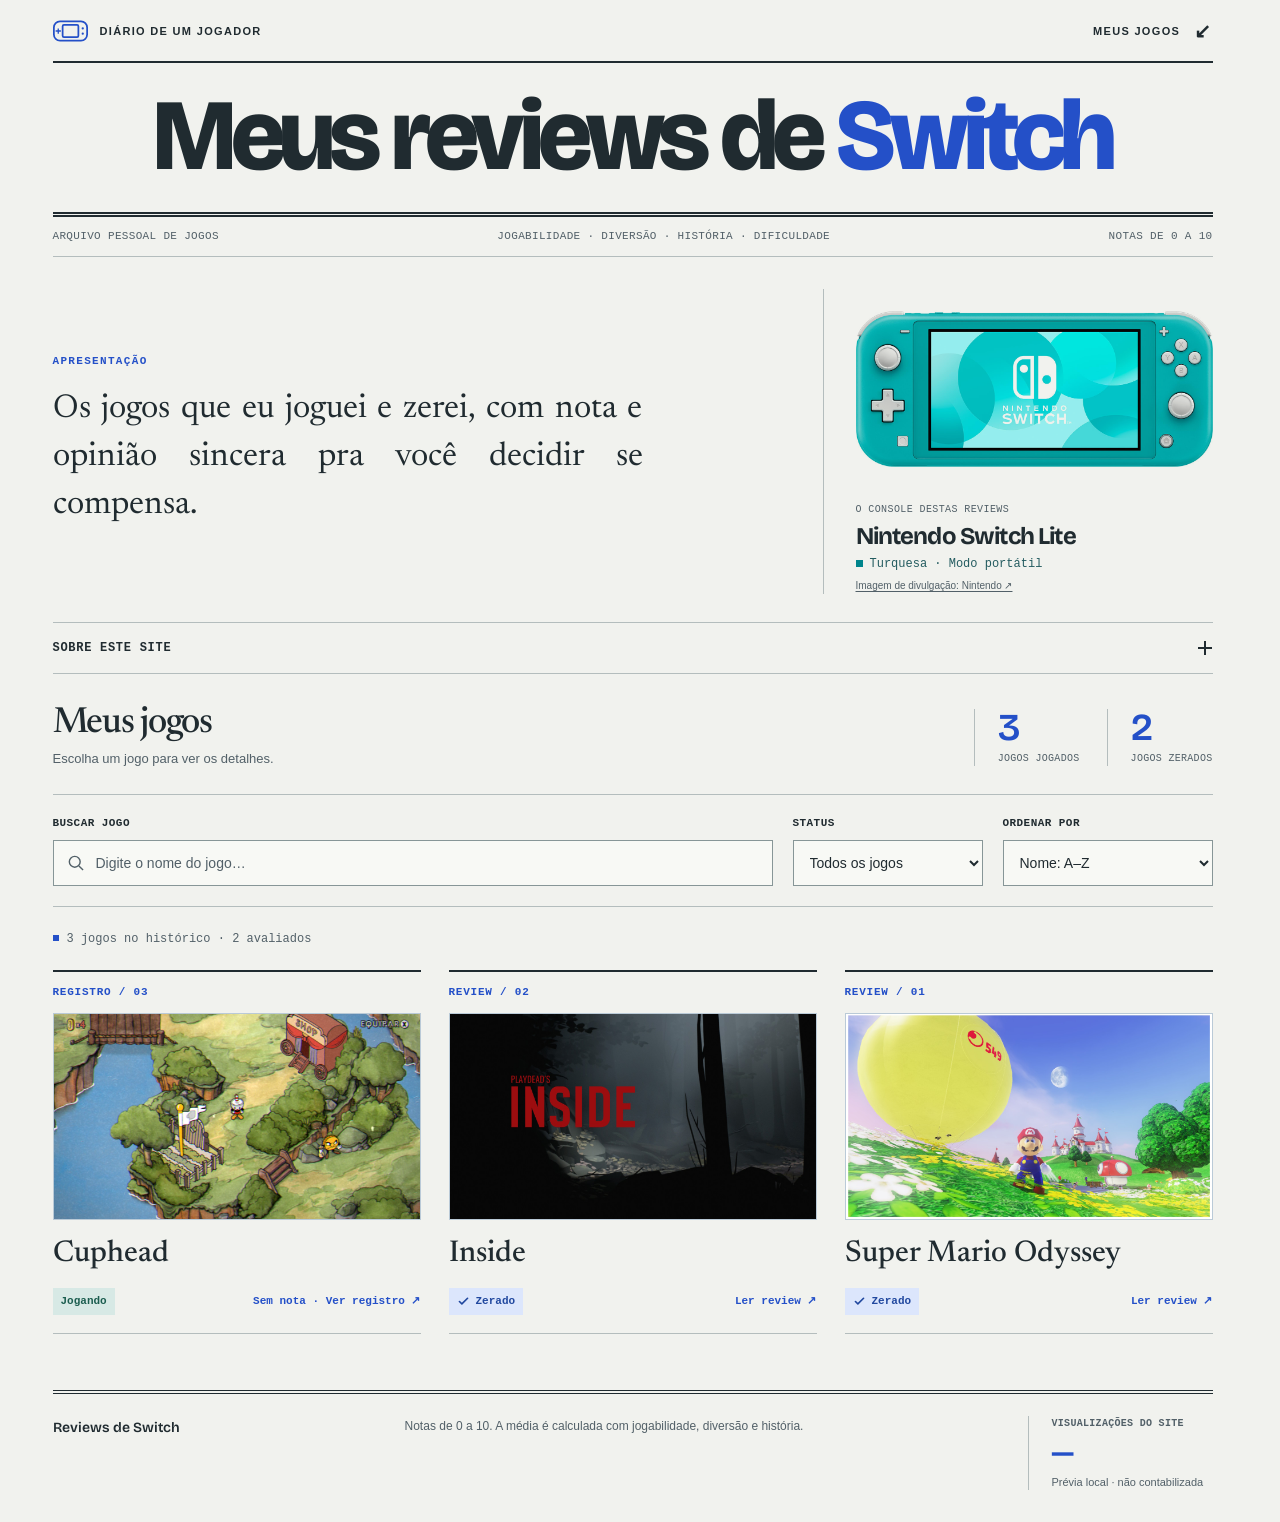
<file: index.html>
<!DOCTYPE html>
<html lang="pt-BR">
  <head>
    <meta charset="utf-8">
    <meta name="viewport" content="width=device-width, initial-scale=1">
    <meta name="theme-color" content="#f1f2ee">
    <meta name="description" content="Meu histórico de jogos de Nintendo Switch: reviews pessoais, notas e desempenho no Switch Lite em modo portátil.">
    <title>Reviews de Switch</title>
    <link rel="preconnect" href="https://fonts.googleapis.com">
    <link rel="preconnect" href="https://fonts.gstatic.com" crossorigin>
    <link href="https://fonts.googleapis.com/css2?family=Bricolage+Grotesque:opsz,wght@12..96,400;12..96,500;12..96,600;12..96,700;12..96,800&family=Newsreader:opsz,wght@6..72,400;6..72,500&display=swap" rel="stylesheet">
    <link rel="stylesheet" href="./style.css">
    <script src="./app.js" defer></script>
  </head>
  <body>
    <a class="skip-link" href="#historico">Pular para as reviews</a>
    <div class="page-shell">
      <header class="site-header">
        <div class="masthead" aria-label="Diário pessoal de jogos">
          <span class="masthead-brand">
            <svg class="console-icon" viewBox="0 0 40 24" fill="none" aria-hidden="true">
              <rect x="1" y="1" width="38" height="22" rx="7" stroke="currentColor" stroke-width="2"/>
              <rect x="11" y="5" width="18" height="14" rx="1.5" stroke="currentColor" stroke-width="2"/>
              <path d="M6 9v6m-3-3h6" stroke="currentColor" stroke-width="1.5"/>
              <circle cx="34" cy="9" r="1.3" fill="currentColor"/>
              <circle cx="34" cy="15" r="1.3" fill="currentColor"/>
            </svg>
            Diário de um jogador
          </span>
          <a class="masthead-link" href="#historico">Meus jogos <span aria-hidden="true">↙</span></a>
        </div>
        <div class="newspaper-title">
          <h1>Meus reviews de <span>Switch</span></h1>
        </div>
        <div class="edition-strip" aria-label="Sobre as avaliações">
          <span>Arquivo pessoal de jogos</span>
          <span>Jogabilidade · Diversão · História · Dificuldade</span>
          <span>Notas de 0 a 10</span>
        </div>
        <div class="introduction">
          <div class="intro-grid">
            <div class="intro-copy">
              <p class="editorial-kicker">Apresentação</p>
              <p class="subtitle">Os jogos que eu joguei e zerei, com nota e opinião sincera pra você decidir se compensa.</p>
            </div>
            <figure class="my-console">
              <div class="console-photo-frame">
                <img id="console-photo" src="./img/switch-lite-turquesa.jpg" width="1200" height="675" alt="Nintendo Switch Lite turquesa visto de frente" decoding="async" aria-hidden="true">
                <span id="console-photo-fallback" role="img" aria-label="Foto do Nintendo Switch Lite turquesa indisponível">Nintendo Switch Lite · Turquesa</span>
              </div>
              <figcaption class="console-caption">
                <span class="console-label">O console destas reviews</span>
                <strong>Nintendo Switch Lite</strong>
                <span class="console-mode">Turquesa · Modo portátil</span>
                <a class="photo-credit" href="https://www.nintendo.com/pt-br/store/products/nintendo-switch-lite-turquoise/" target="_blank" rel="noopener noreferrer">Imagem de divulgação: Nintendo ↗</a>
              </figcaption>
            </figure>
          </div>
          <details class="about-disclosure">
            <summary>Sobre este site <span class="about-toggle" aria-hidden="true"></span></summary>
            <div class="about">
            <p>Este é um site pessoal, feito por alguém que gosta de programação e de jogar jogos de diferentes gêneros. Recentemente adquiri um Switch Lite desbloqueado e quis aproveitar para conhecer vários jogos nele. Aqui reúno minhas análises e notas dos que joguei ou zerei, para ajudar quem está em dúvida se um título vale a pena. Escolhi o Lite por ser pequeno, portátil e atender ao que preciso, sem os recursos extras das outras versões. Como tenho um PS5 conectado à TV para jogar em tela grande, o dock também não faz falta.</p>
            <p>Se algum jogo não estiver listado, é possível que eu o tenha jogado no PlayStation, que também uso. Obrigado pela compreensão.</p>
            </div>
          </details>
        </div>
      </header>

      <main id="historico" tabindex="-1">
        <div class="section-heading">
          <div>
            <h2>Meus jogos</h2>
            <p class="collection-hint">Escolha um jogo para ver os detalhes.</p>
          </div>
          <dl class="game-totals" aria-label="Totais do histórico">
            <div><dt id="played-label">Jogos jogados</dt><dd id="played-total">—</dd></div>
            <div><dt id="completed-label">Jogos zerados</dt><dd id="completed-total">—</dd></div>
          </dl>
        </div>
        <form id="game-search" class="game-search" role="search" aria-label="Pesquisar no histórico">
          <fieldset id="search-controls" disabled>
            <legend class="sr-only">Busca, filtros e ordenação dos jogos</legend>
            <div class="search-field">
              <label for="search-title">Buscar jogo</label>
              <div class="search-input-wrap">
                <svg viewBox="0 0 24 24" fill="none" aria-hidden="true"><circle cx="10.5" cy="10.5" r="6.5" stroke="currentColor" stroke-width="1.7"/><path d="m15.5 15.5 5 5" stroke="currentColor" stroke-width="1.7"/></svg>
                <input id="search-title" type="search" placeholder="Digite o nome do jogo…" autocomplete="off" aria-controls="games">
              </div>
            </div>
            <div class="filter-field">
              <label for="status-filter">Status</label>
              <select id="status-filter" aria-controls="games">
                <option value="todos">Todos os jogos</option>
                <option value="zerado">Zerados</option>
                <option value="jogando">Jogando</option>
                <option value="abandonado">Abandonados</option>
              </select>
            </div>
            <div class="filter-field">
              <label for="sort-games">Ordenar por</label>
              <select id="sort-games" aria-controls="games">
                <option value="titulo-az">Nome: A–Z</option>
                <option value="titulo-za">Nome: Z–A</option>
                <option value="nota">Maior nota</option>
                <option value="horas">Mais horas jogadas</option>
              </select>
            </div>
          </fieldset>
        </form>
        <div class="results-toolbar">
          <p id="game-count" class="game-count" role="status" aria-live="polite" aria-atomic="true">Carregando histórico…</p>
          <button id="clear-filters" class="clear-filters" type="button" hidden>Limpar filtros <span aria-hidden="true">×</span></button>
        </div>
        <div id="load-message" class="notice" hidden></div>
        <div id="no-results" class="no-results" hidden>
          <h3>Nenhum jogo encontrado.</h3>
          <p>Tente outro nome ou altere o filtro de status.</p>
        </div>
        <div id="games" class="games-grid" aria-busy="true"></div>
        <noscript>
          <p class="notice">Ative o JavaScript no seu navegador para ver as reviews e as notas dos jogos.</p>
        </noscript>
      </main>

      <footer class="site-footer">
        <span class="footer-signature">Reviews de Switch</span>
        <p>Notas de 0 a 10. A média é calculada com jogabilidade, diversão e história.</p>
        <div class="site-views" role="status" aria-live="polite" aria-atomic="true">
          <span class="site-views-label">Visualizações do site</span>
          <strong id="site-views-count">—</strong>
          <span id="site-views-note">Ainda não ativado</span>
        </div>
      </footer>
    </div>
    <dialog id="review-dialog" class="review-dialog" aria-labelledby="review-title">
      <div class="dialog-toolbar">
        <button id="close-review" class="back-button" type="button"><span aria-hidden="true">←</span> Voltar aos jogos</button>
        <span class="dialog-platform">Nintendo Switch Lite</span>
      </div>
      <div id="review-content" class="dialog-content"></div>
    </dialog>
  </body>
</html>
</file>
<file: style.css>
:root {
  color-scheme: light;
  --background: #f1f2ee;
  --paper: #f8f9f5;
  --ink: #202b30;
  --muted: #526068;
  --blue: #2450c8;
  --line: #b4bdbd;
  --display: "Bricolage Grotesque", "Trebuchet MS", sans-serif;
  --reading: "Newsreader", Georgia, serif;
  --label: "Courier New", Courier, monospace;
}

* { box-sizing: border-box; }
html { scrollbar-gutter: stable; }
body {
  margin: 0;
  color: var(--ink);
  background: var(--background);
  font-family: Arial, Helvetica, sans-serif;
  -webkit-font-smoothing: antialiased;
}
button { font: inherit; }
img, svg { display: block; max-width: 100%; }
[hidden] { display: none !important; }
::selection { background: #cfddff; color: #182b3c; }
:focus-visible { outline: 3px solid var(--blue); outline-offset: 5px; }
.page-shell { width: min(1160px, calc(100% - 80px)); margin-inline: auto; }
.sr-only {
  position: absolute;
  width: 1px;
  height: 1px;
  padding: 0;
  margin: -1px;
  overflow: hidden;
  clip-path: inset(50%);
  white-space: nowrap;
  border: 0;
}
.skip-link {
  position: fixed;
  z-index: 10;
  top: 12px;
  left: 12px;
  padding: 12px 18px;
  color: white;
  background: var(--blue);
  transform: translateY(-160%);
}
.skip-link:focus { transform: translateY(0); }
.masthead {
  min-height: 61px;
  display: flex;
  align-items: center;
  justify-content: space-between;
  gap: 20px;
  border-bottom: 0;
  font-size: 11px;
  font-weight: 700;
  letter-spacing: .12em;
  text-transform: uppercase;
}
.masthead-brand { display: inline-flex; align-items: center; gap: 12px; }
.console-icon { width: 35px; height: 24px; color: var(--blue); }
.masthead-link { display: inline-flex; align-items: center; gap: 14px; min-height: 44px; color: var(--ink); text-decoration: none; }
.masthead-link:hover { color: var(--blue); }
.masthead-link span { font-size: 20px; }
.newspaper-title { padding: 22px 0 26px; border-top: 2px solid var(--ink); border-bottom: 5px double var(--ink); text-align: center; }
.edition-strip { display: flex; justify-content: space-between; gap: 16px; padding: 11px 0; border-bottom: 1px solid var(--line); color: var(--muted); font: 11px/1.5 var(--label); text-transform: uppercase; letter-spacing: .03em; }
.introduction { padding: 32px 0 0; }
.intro-grid { display: grid; grid-template-columns: minmax(0, 1fr) 390px; gap: 56px; align-items: center; }
.editorial-kicker { color: var(--blue); font: 700 11px/1.5 var(--label); letter-spacing: .12em; text-transform: uppercase; }
.my-console { padding: 0 0 0 32px; border-left: 1px solid var(--line); }
.console-photo-frame { position: relative; width: 100%; aspect-ratio: 16 / 9; }
#console-photo { width: 100%; height: 100%; object-fit: contain; mix-blend-mode: multiply; opacity: 0; }
#console-photo.is-loaded { opacity: 1; }
#console-photo-fallback { position: absolute; inset: 0; display: flex; align-items: center; justify-content: center; padding: 20px; color: var(--muted); border: 1px solid var(--line); font-family: var(--display); text-align: center; }
.console-caption { display: flex; flex-direction: column; gap: 5px; margin-top: 13px; }
.console-label { color: var(--muted); font: 10px/1.5 var(--label); letter-spacing: .04em; text-transform: uppercase; }
.console-caption strong { font-family: var(--display); font-size: 24px; font-weight: 700; letter-spacing: -.035em; }
.console-mode { color: #245c60; font: 12px/1.5 var(--label); }
.console-mode::before { content: ""; display: inline-block; width: 7px; height: 7px; margin-right: 7px; background: #00858c; }
.photo-credit { align-self: flex-start; color: var(--muted); font-size: 10px; line-height: 1.6; text-decoration-thickness: 1px; text-underline-offset: 2px; }
.photo-credit:hover { color: var(--blue); }
h1, h2, h3, h4, p, figure { margin: 0; }
h1, h2, h3, h4 { font-family: var(--display); }
h1 { font-size: clamp(48px, 7.9vw, 101px); line-height: 1; font-weight: 800; letter-spacing: -.055em; }
h1 > span:not(.sr-only) { color: var(--blue); }
.subtitle { max-width: 590px; margin-top: 16px; font-family: var(--reading); font-size: clamp(25px, 2.6vw, 33px); line-height: 1.45; }
.subtitle, .about p, .review-text p, .performance-note { text-align: justify; text-align-last: left; text-justify: inter-word; -webkit-hyphens: auto; hyphens: auto; hyphenate-limit-chars: 7 3 3; }
.about-disclosure { margin: 28px 0 0; border-top: 1px solid var(--line); border-bottom: 1px solid var(--line); }
.about-disclosure summary { display: flex; align-items: center; justify-content: space-between; gap: 20px; padding: 16px 0; list-style: none; font: 700 12px/1.5 var(--label); letter-spacing: .06em; text-transform: uppercase; cursor: pointer; }
.about-disclosure summary::-webkit-details-marker { display: none; }
.about-disclosure summary:hover { color: var(--blue); }
.about-toggle { position: relative; width: 16px; height: 16px; }
.about-toggle::before, .about-toggle::after { position: absolute; top: 7px; left: 1px; content: ""; width: 14px; height: 2px; background: currentColor; }
.about-toggle::after { transform: rotate(90deg); }
.about-disclosure[open] .about-toggle::after { display: none; }
.about { padding: 8px 0 26px; color: var(--ink); font-family: var(--reading); font-size: 20px; line-height: 1.65; column-count: 2; column-gap: 40px; column-rule: 1px solid var(--line); }
.about p + p { margin-top: 1em; }
main:focus { outline: none; }
.section-heading { display: flex; justify-content: space-between; align-items: center; gap: 20px; padding: 32px 0 25px; }
.section-heading h2 { font-family: var(--reading); font-size: 36px; font-weight: 500; letter-spacing: -.035em; }
.collection-hint { color: var(--muted); font-size: 13px; line-height: 1.5; margin-top: 7px; }
.game-totals { display: flex; gap: 27px; margin: 0; }
.game-totals > div { display: flex; flex-direction: column; gap: 4px; padding-left: 23px; border-left: 1px solid var(--line); }
.game-totals dt { color: var(--muted); font: 10px/1.5 var(--label); text-transform: uppercase; letter-spacing: .03em; }
.game-totals dd { order: -1; margin: 0; color: var(--blue); font: 600 38px/1 var(--display); letter-spacing: -.05em; }
.game-search { padding: 20px 0; border-top: 1px solid var(--line); border-bottom: 1px solid var(--line); }
.game-search fieldset { display: grid; grid-template-columns: minmax(0, 1fr) 190px 210px; gap: 20px; margin: 0; padding: 0; border: 0; min-width: 0; }
.game-search label { display: block; margin-bottom: 9px; font: 700 11px/1.5 var(--label); letter-spacing: .04em; text-transform: uppercase; }
.search-field, .filter-field { min-width: 0; }
.game-search input, .game-search select { display: block; width: 100%; min-width: 0; height: 46px; margin: 0; padding: 10px 12px; border: 1px solid #879697; border-radius: 0; background: var(--paper); color: var(--ink); font: 14px/1.4 Arial, sans-serif; }
.game-search input::placeholder { color: var(--muted); opacity: 1; }
.game-search select { padding-right: 8px; cursor: pointer; }
.game-search fieldset:disabled { opacity: .6; }
.search-input-wrap { position: relative; }
.search-input-wrap svg { position: absolute; top: 13px; left: 13px; width: 20px; height: 20px; color: var(--muted); pointer-events: none; }
.search-input-wrap input { padding-left: 42px; }
.results-toolbar { display: flex; justify-content: space-between; align-items: center; gap: 16px; min-height: 63px; }
.game-count { color: var(--muted); font: 12px/1.5 var(--label); }
.game-count::before { content: ""; display: inline-block; width: 6px; height: 6px; margin-right: 8px; background: var(--blue); vertical-align: 1px; }
.clear-filters { display: inline-flex; align-items: center; gap: 10px; min-height: 44px; padding: 10px 0 10px 10px; border: 0; background: transparent; color: var(--blue); font: 700 11px/1.5 var(--label); cursor: pointer; }
.clear-filters:hover { text-decoration: underline; text-underline-offset: 3px; }
.clear-filters span { font-size: 21px; line-height: 1; }
.no-results { padding: 36px 0 42px; border-block: 1px solid var(--line); }
.no-results h3 { font: 500 28px/1.3 var(--reading); }
.no-results p { margin-top: 10px; color: var(--muted); font-size: 14px; line-height: 1.6; }
.games-grid { display: grid; grid-template-columns: repeat(3, minmax(0, 1fr)); gap: 28px; align-items: start; }
.game-tile { position: relative; min-width: 0; padding: 12px 0 0; border-top: 2px solid var(--ink); border-bottom: 1px solid var(--line); }
.game-tile:hover { border-color: var(--blue); }
.game-tile:hover .game-open { color: var(--blue); text-decoration: underline; text-decoration-thickness: 1px; text-underline-offset: 4px; }
.game-tile:focus-within { outline: 3px solid var(--blue); outline-offset: 4px; }
.tile-info { padding: 17px 0 18px; }
.tile-heading { display: block; }
.tile-number { display: block; margin-bottom: 12px; color: var(--blue); font: 700 11px/1.5 var(--label); letter-spacing: .07em; text-transform: uppercase; }
.tile-title { font-family: var(--reading); font-size: 30px; font-weight: 500; line-height: 1.15; letter-spacing: -.035em; }
.game-open { padding: 0; border: 0; background: none; color: var(--ink); font: inherit; text-align: left; cursor: pointer; overflow-wrap: anywhere; }
.game-open::after { content: ""; position: absolute; inset: 0; z-index: 1; }
.game-open:focus-visible { outline: none; }
.tile-meta { display: flex; justify-content: space-between; align-items: center; gap: 12px; margin-top: 17px; }
.tile-action { font: 700 11px/1.5 var(--label); color: var(--blue); }
.review-is-open { overflow: hidden; }
.review-dialog { width: min(1100px, calc(100% - 48px)); max-width: none; max-height: calc(100dvh - 48px); margin: auto; padding: 0; color: var(--ink); background: var(--paper); border: 1px solid var(--ink); box-shadow: 0 24px 90px rgb(13 29 47 / 25%); overflow-y: auto; overscroll-behavior: contain; scrollbar-gutter: stable; }
.review-dialog::backdrop { background: rgb(13 29 47 / 60%); backdrop-filter: blur(4px); }
.dialog-toolbar { position: sticky; top: 0; z-index: 2; display: flex; align-items: center; justify-content: space-between; gap: 20px; padding: 13px 26px; border-bottom: 1px solid var(--line); background: var(--paper); }
.back-button { display: inline-flex; gap: 10px; align-items: center; min-height: 44px; padding: 10px 14px; color: var(--ink); background: transparent; border: 1px solid var(--line); font-size: 13px; font-weight: 700; cursor: pointer; }
.back-button:hover { color: var(--blue); border-color: var(--blue); }
.back-button span { font-size: 20px; }
.dialog-platform { color: var(--muted); font-size: 12px; }
.dialog-content { padding: 26px 36px 40px; }
.review-eyebrow { display: flex; justify-content: space-between; gap: 16px; padding: 0 0 13px; font: 700 10px/1.5 var(--label); letter-spacing: .08em; text-transform: uppercase; }
.review-index { color: var(--blue); }
.review-platform { color: var(--muted); text-align: right; }
.review-image {
  position: relative;
  width: 100%;
  aspect-ratio: 16 / 9;
  background: #dce6ee;
  border: 1px solid #bacad7;
}
.review-image > img { position: absolute; inset: 0; width: 100%; height: 100%; object-fit: cover; opacity: 0; }
.review-image > img.is-loaded { opacity: 1; }
.tile-image { border: 1px solid #bacad7; background: #dce5e7; }
.tile-image .image-placeholder { position: relative; padding: 24px; }
.tile-image .image-placeholder::before { content: ""; position: absolute; inset: 10px; border: 1px solid #b5c7cb; pointer-events: none; }
.tile-image .placeholder-icon { width: 34px; height: 25px; margin-bottom: 12px; }
.tile-image .placeholder-title { display: -webkit-box; -webkit-box-orient: vertical; -webkit-line-clamp: 2; overflow: hidden; max-width: 240px; font-size: 24px; line-height: 1.15; color: #3d5570; }
.tile-image .placeholder-caption { font-size: 11px; margin-top: 10px; }
.image-placeholder { display: flex; flex-direction: column; align-items: center; justify-content: center; width: 100%; height: 100%; padding: 24px; text-align: center; color: #465d72; }
.placeholder-icon { width: 76px; height: 54px; margin-bottom: 18px; color: #536c85; }
.placeholder-title { font-family: var(--display); font-size: clamp(16px, 2.3vw, 23px); font-weight: 600; letter-spacing: -.025em; }
.placeholder-caption { margin-top: 8px; font-size: 12px; line-height: 1.5; }
.score-stamp {
  position: absolute;
  right: 27px;
  bottom: -18px;
  width: 120px;
  min-height: 123px;
  display: flex;
  flex-direction: column;
  justify-content: center;
  align-items: center;
  padding: 14px 8px;
  background: var(--paper);
  color: var(--blue);
  border: 2px solid var(--blue);
  box-shadow: 4px 4px 0 rgb(24 43 60 / 10%);
  transform: rotate(-7deg);
  font-family: var(--display);
  text-align: center;
}
.score-stamp-label { font: 700 9px/1.5 Arial, sans-serif; letter-spacing: .02em; text-transform: uppercase; white-space: nowrap; }
.score-stamp-value { margin-top: 3px; font-size: 52px; font-weight: 800; line-height: 1; letter-spacing: -.055em; }
.score-stamp-scale { margin-top: 5px; font: 11px/1.4 Arial, sans-serif; }
.review-heading { padding: 35px 0 26px; }
.review-title { max-width: calc(100% - 160px); font-family: var(--reading); font-size: clamp(32px, 4.2vw, 54px); line-height: 1.08; font-weight: 500; letter-spacing: -.035em; overflow-wrap: anywhere; }
.review-meta { display: flex; flex-wrap: wrap; align-items: center; gap: 12px; margin-top: 15px; font-size: 12px; }
.game-status { display: inline-flex; align-items: center; gap: 6px; padding: 5px 8px; font: 700 11px/1.5 var(--label); }
.game-status--zerado { background: #dce6fc; color: #21489f; }
.game-status--jogando { background: #d7e9e5; color: #1c5e50; }
.game-status--abandonado { background: #e1e4e9; color: #465365; }
.game-status svg { width: 13px; height: 13px; }
.game-hours { color: var(--muted); }
.pending-label { color: var(--muted); font: 12px/1.5 var(--label); }
.pending-rating { margin-top: 18px; color: var(--muted); font-size: 14px; line-height: 1.6; }
.review-body { display: grid; grid-template-columns: minmax(0, 1fr) 245px; column-gap: 40px; padding-top: 28px; border-top: 1px solid var(--line); align-items: start; }
.review-ratings { grid-column: 2; grid-row: 1; padding-left: 26px; border-left: 1px solid var(--line); }
.small-heading { font: 700 11px/1.5 var(--label); letter-spacing: .08em; text-transform: uppercase; }
.ratings-list { display: grid; gap: 20px; margin: 23px 0 0; padding: 0; list-style: none; }
.rating-label { display: flex; align-items: baseline; justify-content: space-between; gap: 12px; font-size: 13px; }
.rating-value { font-family: var(--display); font-size: 21px; font-weight: 700; line-height: 1; }
.rating-scale { margin-left: 3px; color: var(--muted); font-family: Arial, sans-serif; font-size: 10px; font-weight: 400; }
meter { display: block; width: 100%; height: 6px; margin-top: 10px; border: 0; border-radius: 2px; background: #cbd7e4; appearance: none; }
meter::-webkit-meter-bar { height: 6px; border: 0; border-radius: 2px; background: #cbd7e4; box-shadow: none; }
meter::-webkit-meter-optimum-value { background: var(--blue); border-radius: 2px; }
meter::-moz-meter-bar { background: var(--blue); border-radius: 2px; }
.performance { margin-top: 29px; padding-top: 22px; border-top: 1px solid var(--line); }
.performance-badge { display: inline-flex; align-items: center; gap: 7px; margin-top: 12px; padding: 7px 9px; border-radius: 3px; font-size: 12px; font-weight: 700; line-height: 1.35; }
.performance-badge::before { content: ""; flex: 0 0 6px; height: 6px; border-radius: 50%; background: currentColor; }
.performance-badge--roda-bem { color: #215b3c; background: #d9eddf; }
.performance-badge--quedas-fps { color: #7b4b08; background: #f7e8c9; }
.performance-badge--roda-mal { color: #902e36; background: #f4dcdf; }
.performance-note { margin-top: 10px; font-size: 12px; line-height: 1.6; color: var(--muted); overflow-wrap: anywhere; }
.performance-device { margin-top: 10px; font-size: 10px; line-height: 1.6; color: var(--muted); }
.review-copy { grid-column: 1; grid-row: 1; min-width: 0; }
.review-text { margin-top: 20px; font-family: var(--reading); font-size: 23px; line-height: 1.6; overflow-wrap: anywhere; }
.review-text p + p { margin-top: 1em; }
.review-text p:first-child::first-letter { float: left; padding: .07em .12em 0 0; color: var(--blue); font-family: var(--display); font-size: 3.2em; font-weight: 700; line-height: .85; }
.notice { padding: 25px; margin-bottom: 24px; background: var(--paper); border-left: 3px solid var(--blue); color: var(--ink); font-size: 15px; line-height: 1.7; overflow-wrap: anywhere; }
.notice h3 { margin-bottom: 8px; font-size: 22px; }
.notice p + p { margin-top: 12px; }
.notice code { display: inline-block; max-width: 100%; margin-block: 5px; padding: 3px 7px; color: var(--ink); background: #e5ebf3; white-space: normal; }
.retry-button { display: inline-block; margin-top: 18px; padding: 12px 18px; border: 0; border-radius: 3px; background: var(--blue); color: white; font-weight: 700; cursor: pointer; }
.retry-button:hover { background: #183d9e; }
.site-footer { display: flex; justify-content: space-between; gap: 28px; margin-top: 56px; padding: 22px 0 32px; border-top: 4px double var(--ink); color: var(--muted); font-size: 12px; line-height: 1.7; }
.footer-signature { color: var(--ink); font-family: var(--display); font-size: 14px; font-weight: 600; white-space: nowrap; }
.site-footer p { max-width: 490px; text-align: right; }
.site-views { display: flex; flex-direction: column; gap: 5px; flex: 0 0 184px; padding-left: 22px; border-left: 1px solid var(--line); }
.site-views-label { font: 700 10px/1.5 var(--label); letter-spacing: .03em; text-transform: uppercase; }
#site-views-count { color: var(--blue); font: 600 30px/1.1 var(--display); font-variant-numeric: tabular-nums; overflow-wrap: anywhere; }
#site-views-note { font-size: 11px; line-height: 1.5; }

@media (max-width: 1000px) {
  .intro-grid { grid-template-columns: minmax(0, 1fr) 310px; gap: 32px; }
  .console-caption strong { font-size: 22px; }
  .games-grid { grid-template-columns: repeat(2, minmax(0, 1fr)); }
}

@media (max-width: 760px) {
  .page-shell { width: min(100% - 40px, 600px); }
  .masthead { min-height: 56px; font-size: 9px; gap: 12px; }
  .masthead-brand { gap: 8px; }
  .console-icon { width: 29px; }
  .newspaper-title { padding: 20px 0; }
  .edition-strip { font-size: 10px; padding: 9px 0; }
  .edition-strip span:nth-child(2) { display: none; }
  .introduction { padding: 24px 0 0; }
  .intro-grid { grid-template-columns: 1fr; gap: 24px; }
  h1 { font-size: clamp(43px, 10.8vw, 75px); }
  .my-console { display: grid; grid-template-columns: minmax(0, 1fr) minmax(0, 1fr); gap: 20px; align-items: center; padding: 20px 0 0; border-left: 0; border-top: 1px solid var(--line); }
  .console-caption { margin: 0; gap: 5px; }
  .console-caption strong { font-size: clamp(18px, 4vw, 24px); line-height: 1.15; }
  .console-label { font-size: 9px; }
  .console-mode { font-size: 10px; line-height: 1.5; }
  .photo-credit { font-size: 10px; }
  .subtitle { margin-top: 12px; font-size: 26px; line-height: 1.4; }
  .about-disclosure { margin-top: 28px; }
  .about-disclosure summary { padding: 16px 0; }
  .about { column-count: 1; font-size: 19px; line-height: 1.65; }
  .section-heading { padding: 26px 0 22px; gap: 12px; }
  .section-heading h2 { font-size: 32px; }
  .collection-hint { font-size: 12px; }
  .game-search fieldset { grid-template-columns: repeat(2, minmax(0, 1fr)); gap: 16px; }
  .search-field { grid-column: 1 / -1; }
  .game-search input, .game-search select { font-size: 16px; }
  .game-count { font-size: 11px; }
  .review-eyebrow { font-size: 9px; letter-spacing: .08em; }
  .review-dialog { width: 100%; height: 100dvh; max-height: none; margin: 0; border: 0; border-radius: 0; }
  .dialog-toolbar { padding: 10px 16px; }
  .dialog-content { padding: 22px 20px 32px; }
  .score-stamp { right: 14px; bottom: -18px; width: 87px; min-height: 92px; padding: 10px 5px; }
  .score-stamp-label { font-size: 7px; letter-spacing: 0; }
  .score-stamp-value { font-size: 38px; }
  .score-stamp-scale { font-size: 9px; }
  .review-dialog .placeholder-icon, .review-dialog .placeholder-caption { display: none; }
  .review-dialog .image-placeholder { align-items: flex-start; justify-content: center; text-align: left; padding: 18px 116px 18px 18px; }
  .review-dialog .placeholder-title { font-size: 16px; }
  .review-heading { padding-top: 34px; padding-bottom: 24px; }
  .review-title { max-width: 100%; font-size: clamp(31px, 8vw, 42px); }
  .review-body { grid-template-columns: minmax(0, 1fr); row-gap: 28px; padding-top: 24px; }
  .review-ratings { grid-column: 1; grid-row: 1; border-left: 0; padding-left: 0; }
  .ratings-list { gap: 18px; margin-top: 18px; }
  .performance { margin-top: 24px; padding-top: 20px; }
  .review-copy { grid-column: 1; grid-row: 2; padding-top: 25px; border-top: 1px solid var(--line); }
  .review-text { margin-top: 16px; font-size: 21px; line-height: 1.6; }
  .site-footer { flex-direction: column; gap: 10px; margin-top: 48px; }
  .site-footer p { text-align: left; }
  .site-views { flex-basis: auto; margin-top: 10px; padding: 16px 0 0; border-left: 0; border-top: 1px solid var(--line); }
}

@media (max-width: 600px) {
  .section-heading { flex-wrap: wrap; gap: 23px; }
  .game-totals { width: 100%; gap: 0; }
  .game-totals > div { flex: 1; padding: 0 20px; }
  .game-totals > div:first-child { padding-left: 0; border-left: 0; }
  .game-totals dd { font-size: 34px; }
  .games-grid { grid-template-columns: minmax(0, 1fr); gap: 24px; }
  .tile-info { padding: 17px 0; }
  .tile-title { font-size: 31px; }
}

@media (max-width: 480px) {
  .dialog-platform { display: none; }
}

@media (max-width: 420px) {
  .game-search fieldset { grid-template-columns: minmax(0, 1fr); }
  .results-toolbar { flex-wrap: wrap; gap: 0 12px; padding-block: 8px; }
}

@media (max-width: 380px) {
  .page-shell { width: calc(100% - 32px); }
  .review-platform { max-width: 140px; line-height: 1.5; }
  .my-console { grid-template-columns: 1fr; gap: 14px; }
  .console-photo-frame { max-width: 290px; margin-inline: auto; }
  .console-caption { align-items: flex-start; }
  .subtitle { font-size: 24px; }
  .review-text { font-size: 20px; }
  .collection-hint { max-width: 160px; }
  .tile-image .placeholder-title { font-size: 21px; }
  .tile-image .image-placeholder { padding: 16px; }
  .tile-image .placeholder-icon { display: none; }
  .tile-image .placeholder-caption { font-size: 10px; }
  .review-dialog .placeholder-title { display: none; }
  .review-dialog .placeholder-icon { display: block; width: 34px; height: 26px; margin: 0; }
}

@media (forced-colors: active) {
  .game-status, .performance-badge, .retry-button { border: 1px solid ButtonText; }
  .score-stamp { border-color: CanvasText; }
  meter { appearance: auto; }
}
</file>
